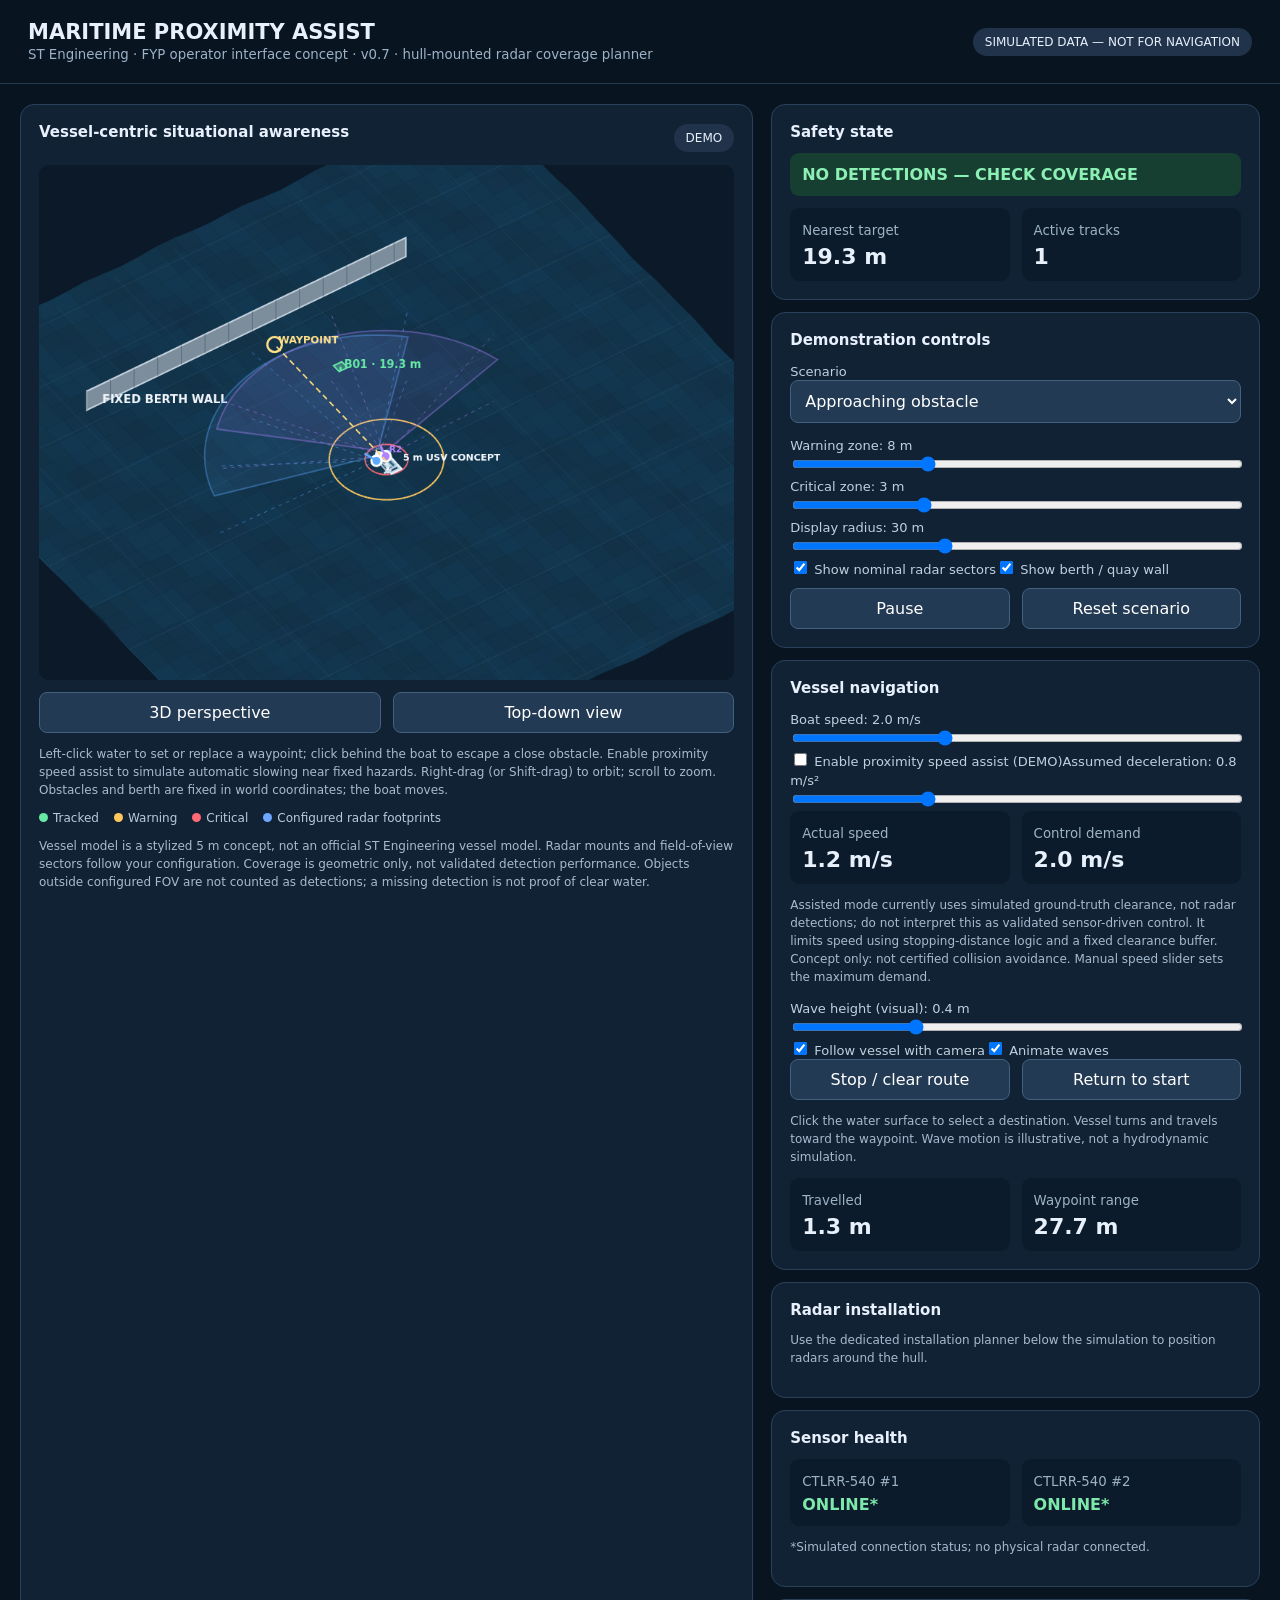
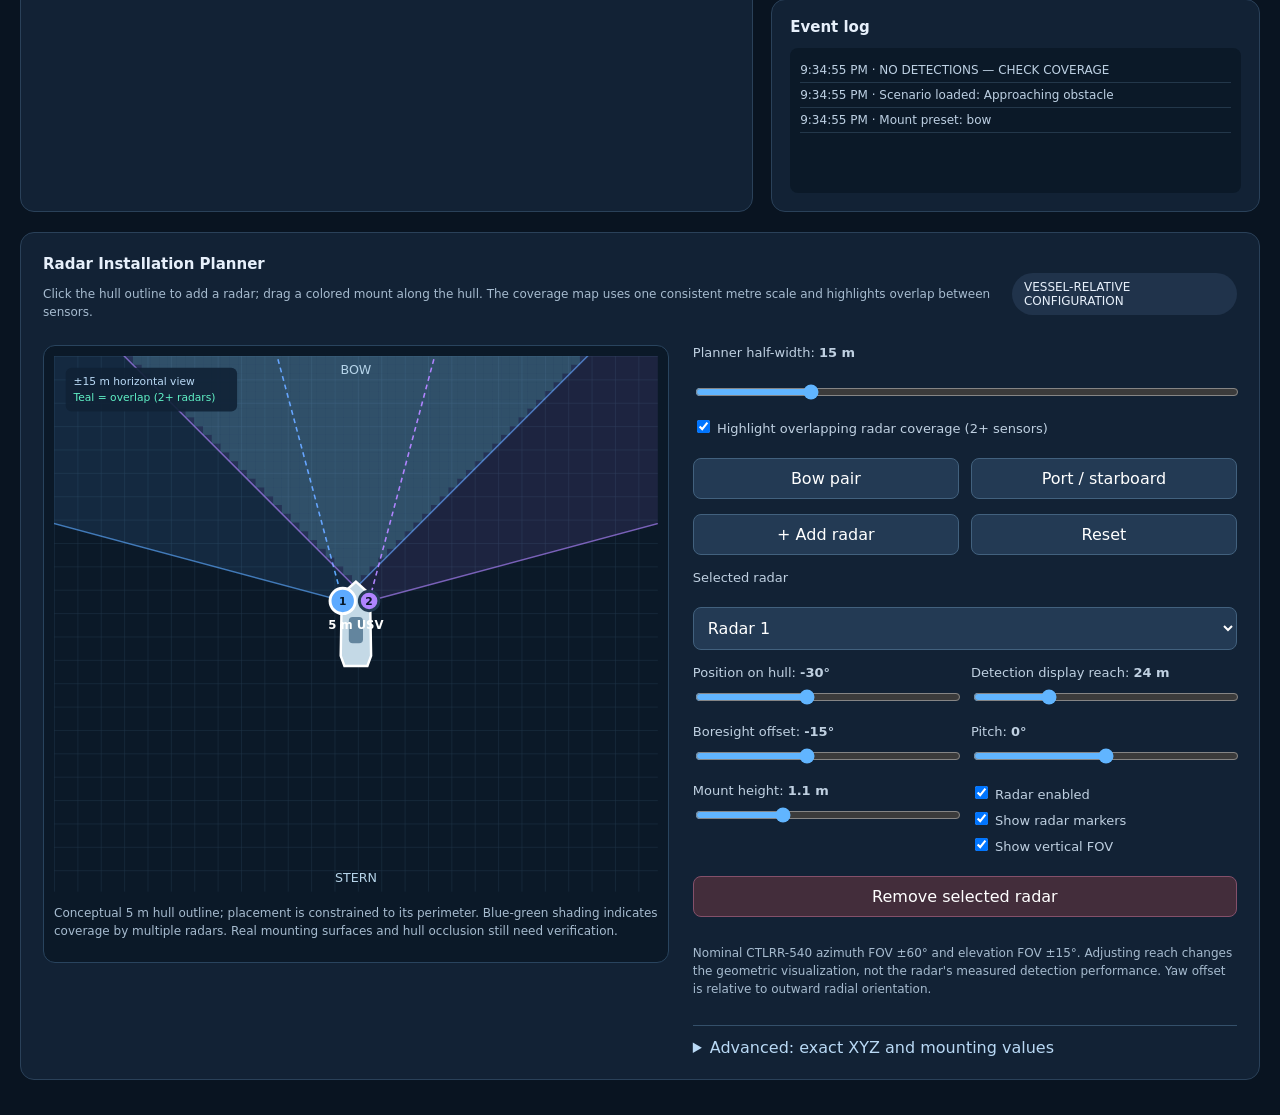
<file: simulations/maritime_proximity_ui_3d_v07.html>
<!doctype html><html lang="en"><head><meta charset="utf-8"><meta name="viewport" content="width=device-width,initial-scale=1"><title>Maritime Proximity Assist — Concept Demo</title><style>
:root{font-family:Inter,system-ui,Arial,sans-serif;color:#e7f0fb;background:#091421}*{box-sizing:border-box}body{margin:0}header{padding:20px 28px;border-bottom:1px solid #263a50;display:flex;justify-content:space-between;gap:16px;align-items:center}h1{font-size:21px;margin:0}h2{font-size:15px;margin:0 0 12px}p{color:#a9bdd0}small,.muted{color:#9db2c6}.pill{background:#20334b;border-radius:30px;padding:7px 12px;font-size:12px}.layout{display:grid;grid-template-columns:minmax(340px,1.5fr) minmax(310px,1fr);gap:18px;padding:20px;max-width:1450px;margin:auto}.panel{background:#122235;border:1px solid #2a4159;border-radius:14px;padding:18px}.radar{width:100%;aspect-ratio:1.35;touch-action:none;cursor:grab;display:block;background:#0b1928;border-radius:10px}.controls{display:grid;gap:12px}label{font-size:13px;color:#bfd0e1}select,input[type=range],button{width:100%}select,button{background:#233a54;color:white;border:1px solid #42617e;border-radius:8px;padding:10px;font:inherit}button{cursor:pointer}button:hover{background:#30506e}.two{display:grid;grid-template-columns:1fr 1fr;gap:12px}.stat{background:#0c1b2b;border-radius:9px;padding:12px}.stat b{display:block;font-size:22px;margin-top:5px}.status{font-weight:700;padding:12px;border-radius:9px;background:#163f32;color:#8cf0b4}.status.warning{background:#4c3815;color:#ffd782}.status.critical{background:#59252b;color:#ffb3b8}.status.fault{background:#51331b;color:#ffd099}.log{height:145px;overflow:auto;background:#0b1928;border-radius:8px;padding:10px;font-size:12px;color:#bdd0e3}.log div{padding:5px 0;border-bottom:1px solid #23374a}.legend{display:flex;gap:15px;flex-wrap:wrap;font-size:12px;color:#b7cbdf;margin-top:10px}.dot{display:inline-block;width:9px;height:9px;border-radius:50%;margin-right:5px}.note{font-size:12px;line-height:1.5;color:#a6bbcf}.topline{display:flex;justify-content:space-between;gap:10px;align-items:center;margin-bottom:12px}@media(max-width:850px){.layout{grid-template-columns:1fr}header{flex-wrap:wrap}.radar{aspect-ratio:1.15}}
.mountCard{border:1px solid #34506a;border-radius:10px;padding:12px;margin:12px 0;background:#0c1b2b}.mountHead{display:flex;justify-content:space-between;align-items:center;gap:8px;margin-bottom:9px}.mountHead strong{font-size:13px}.mountGrid{display:grid;grid-template-columns:repeat(2,minmax(0,1fr));gap:9px}.mountGrid label{font-size:11px;display:block}.mountGrid input{width:100%;margin-top:4px;padding:7px;border-radius:6px;background:#1b3046;border:1px solid #3c5874;color:white}.mountCard button{width:auto;padding:5px 9px;font-size:11px}.mountCard .inline{display:flex;align-items:center;gap:7px}.mountCard input[type=checkbox]{width:auto}.readout{color:#91d4fa;font-size:11px;margin-top:8px}@media(max-width:500px){.mountGrid{grid-template-columns:1fr}} 
.installation-wrap{max-width:1450px;margin:0 auto 35px;padding:0 20px}.installation-panel{padding:22px}.planner-layout{display:grid;grid-template-columns:minmax(340px,1.15fr) minmax(300px,1fr);gap:24px;align-items:start}.planner-map{background:#0b1928;border:1px solid #29445e;border-radius:12px;padding:10px}.planner-map svg{display:block;width:100%;max-height:590px;touch-action:none;user-select:none}.planner-tools{display:grid;gap:15px}.planner-tools label{display:block;margin-bottom:7px}.planner-tools input[type=range]{accent-color:#61b5ff}.planner-tools details{border-top:1px solid #34506a;padding-top:12px}.planner-tools summary{cursor:pointer;color:#b9d9f5}.planner-tools #removeRadar{background:#432d3b;border-color:#84506a}.planner-tools .two>div{min-width:0}.planner-tools input[type=checkbox]{width:auto}.planner-map .sensor-node{cursor:grab}.planner-map .sensor-node:active{cursor:grabbing}@media(max-width:850px){.planner-layout{grid-template-columns:1fr}.installation-wrap{padding:0 20px}}@media(max-width:500px){.planner-tools .two{grid-template-columns:1fr}}
</style></head><body><header><div><h1>MARITIME PROXIMITY ASSIST</h1><small>ST Engineering · FYP operator interface concept · v0.7 · hull-mounted radar coverage planner</small></div><span class="pill">SIMULATED DATA — NOT FOR NAVIGATION</span></header><main class="layout"><section class="panel"><div class="topline"><h2>Vessel-centric situational awareness</h2><span class="pill" id="clock">DEMO</span></div><canvas id="radar" class="radar" width="960" height="690" aria-label="Interactive 3D maritime scene with moving vessel and fixed obstacles"></canvas><div class="two" style="margin-top:12px"><button id="view3d">3D perspective</button><button id="viewtop">Top-down view</button></div><p class="note">Left-click water to set or replace a waypoint; click behind the boat to escape a close obstacle. Enable proximity speed assist to simulate automatic slowing near fixed hazards. Right-drag (or Shift-drag) to orbit; scroll to zoom. Obstacles and berth are fixed in world coordinates; the boat moves.</p><div class="legend"><span><i class="dot" style="background:#67e8a5"></i>Tracked</span><span><i class="dot" style="background:#ffc75e"></i>Warning</span><span><i class="dot" style="background:#ff6875"></i>Critical</span><span><i class="dot" style="background:#6ea7ff"></i>Configured radar footprints</span></div><p class="note">Vessel model is a stylized 5 m concept, not an official ST Engineering vessel model. Radar mounts and field-of-view sectors follow your configuration. Coverage is geometric only, not validated detection performance. Objects outside configured FOV are not counted as detections; a missing detection is not proof of clear water.</p></section><aside class="controls"><section class="panel"><h2>Safety state</h2><div id="status" class="status">NO DETECTIONS — CHECK COVERAGE</div><div class="two" style="margin-top:12px"><div class="stat"><small>Nearest target</small><b id="nearest">—</b></div><div class="stat"><small>Active tracks</small><b id="count">0</b></div></div></section><section class="panel"><h2>Demonstration controls</h2><label for="scenario">Scenario</label><select id="scenario"><option value="approach">Approaching obstacle</option><option value="clear">Clear water</option><option value="multiple">Multiple obstacles</option><option value="clutter">Transient spray-like clutter</option><option value="fault">Radar 2 communication loss</option><option value="berthing">Approaching berth wall</option></select><div style="height:12px"></div><label for="warning">Warning zone: <span id="warningVal">8</span> m</label><input id="warning" type="range" min="3" max="20" value="8"><label for="critical">Critical zone: <span id="criticalVal">3</span> m</label><input id="critical" type="range" min="1" max="8" value="3"><label for="display">Display radius: <span id="displayVal">30</span> m</label><input id="display" type="range" min="15" max="60" step="5" value="30"><label><input id="sectors" type="checkbox" checked> Show nominal radar sectors</label><label><input id="berth" type="checkbox" checked> Show berth / quay wall</label><div class="two" style="margin-top:10px"><button id="pause">Pause</button><button id="reset">Reset scenario</button></div></section><section class="panel"><h2>Vessel navigation</h2><label for="speed">Boat speed: <span id="speedVal">2.0</span> m/s</label><input id="speed" type="range" min="0" max="6" step="0.2" value="2"><label><input id="assist" type="checkbox"> Enable proximity speed assist (DEMO)</label><label for="decel">Assumed deceleration: <span id="decelVal">0.8</span> m/s²</label><input id="decel" type="range" min="0.3" max="2" step="0.1" value="0.8"><div class="two"><div class="stat"><small>Actual speed</small><b id="actualSpeed">0.0 m/s</b></div><div class="stat"><small>Control demand</small><b id="demandSpeed">2.0 m/s</b></div></div><p class="note">Assisted mode currently uses simulated ground-truth clearance, not radar detections; do not interpret this as validated sensor-driven control. It limits speed using stopping-distance logic and a fixed clearance buffer. Concept only: not certified collision avoidance. Manual speed slider sets the maximum demand.</p><label for="wave">Wave height (visual): <span id="waveVal">0.4</span> m</label><input id="wave" type="range" min="0" max="1.5" step="0.1" value="0.4"><label><input id="follow" type="checkbox" checked> Follow vessel with camera</label><label><input id="showwaves" type="checkbox" checked> Animate waves</label><div class="two"><button id="stop">Stop / clear route</button><button id="home">Return to start</button></div><p class="note">Click the water surface to select a destination. Vessel turns and travels toward the waypoint. Wave motion is illustrative, not a hydrodynamic simulation.</p><div class="two"><div class="stat"><small>Travelled</small><b id="travelled">0 m</b></div><div class="stat"><small>Waypoint range</small><b id="waypointRange">—</b></div></div></section><section class="panel"><h2>Radar installation</h2><p class="note">Use the dedicated installation planner below the simulation to position radars around the hull.</p></section><section class="panel"><h2>Sensor health</h2><div class="two"><div class="stat"><small>CTLRR-540 #1</small><b id="s1" style="font-size:16px;color:#7ce9aa">ONLINE*</b></div><div class="stat"><small>CTLRR-540 #2</small><b id="s2" style="font-size:16px;color:#7ce9aa">ONLINE*</b></div></div><p class="note">*Simulated connection status; no physical radar connected.</p></section><section class="panel"><h2>Event log</h2><div id="log" class="log" aria-live="polite"></div></section></aside></main><div class="installation-wrap"><section class="panel installation-panel" id="installationPlanner">
<div class="topline"><div><h2>Radar Installation Planner</h2><p class="note">Click the hull outline to add a radar; drag a colored mount along the hull. The coverage map uses one consistent metre scale and highlights overlap between sensors.</p></div><span class="pill">VESSEL-RELATIVE CONFIGURATION</span></div>
<div class="planner-layout">
<div class="planner-map"><svg id="mountMap" viewBox="0 0 620 550" role="img" aria-label="Top-down hull-mounted radar coverage and overlap"></svg><p class="note">Conceptual 5 m hull outline; placement is constrained to its perimeter. Blue-green shading indicates coverage by multiple radars. Real mounting surfaces and hull occlusion still need verification.</p></div>
<div class="planner-tools">
<label for="plannerExtent">Planner half-width: <b id="plannerExtentVal">15 m</b></label><input id="plannerExtent" type="range" min="6" max="50" step="1" value="15"><label><input id="showOverlap" type="checkbox" checked> Highlight overlapping radar coverage (2+ sensors)</label><div class="two"><button id="presetBow">Bow pair</button><button id="presetSides">Port / starboard</button></div>
<div class="two"><button id="addRadar">+ Add radar</button><button id="resetMounts">Reset</button></div>
<label for="mountSelected">Selected radar</label><select id="mountSelected"></select>
<div class="two"><div><label for="mountAngle">Position on hull: <b id="mountAngleVal">0°</b></label><input id="mountAngle" type="range" min="-180" max="180" step="1" value="0"></div><div><label for="mountReach">Detection display reach: <b id="mountReachVal">24 m</b></label><input id="mountReach" type="range" min="3" max="80" step="1" value="24"></div></div>
<div class="two"><div><label for="mountYaw">Boresight offset: <b id="mountYawVal">0°</b></label><input id="mountYaw" type="range" min="-90" max="90" step="1" value="0"></div><div><label for="mountPitch">Pitch: <b id="mountPitchVal">0°</b></label><input id="mountPitch" type="range" min="-45" max="45" step="1" value="0"></div></div>
<div class="two"><div><label for="mountHeight">Mount height: <b id="mountHeightVal">1.1 m</b></label><input id="mountHeight" type="range" min="0.2" max="3" step="0.1" value="1.1"></div><div><label><input id="mountEnabled" type="checkbox" checked> Radar enabled</label><label><input id="showMounts" type="checkbox" checked> Show radar markers</label><label><input id="showVertical" type="checkbox" checked> Show vertical FOV</label></div></div>
<button id="removeRadar">Remove selected radar</button>
<p class="note">Nominal CTLRR-540 azimuth FOV ±60° and elevation FOV ±15°. Adjusting reach changes the geometric visualization, not the radar's measured detection performance. Yaw offset is relative to outward radial orientation.</p>
<details><summary>Advanced: exact XYZ and mounting values</summary><div id="radarEditor"></div></details>
</div></div></section></div><script>
const c=document.getElementById('radar'),ctx=c.getContext('2d');const $=id=>document.getElementById(id);let tracks=[],running=true,last=0,lastState='',scenario='approach';let warning=8,critical=3,display=30;const colors={safe:'#67e8a5',warning:'#ffc75e',critical:'#ff6875'};
function log(msg){const line=document.createElement('div');line.textContent=new Date().toLocaleTimeString()+' · '+msg;$('log').prepend(line);while($('log').children.length>35)$('log').lastChild.remove()}
let cameraYaw=.60,cameraElev=.82,zoom=1,drag=false,px=0,py=0,downX=0,downY=0,orbit=false;
let boat={x:0,y:-18,heading:0,travel:0},waypoint=null, speed=2,actualSpeed=0,waveHeight=.4,simTime=0;
let wall={y:18,minX:-27,maxX:27}, waterObjects=[];
const fovAz=120*Math.PI/180, fovEl=30*Math.PI/180;
let sensors=[{id:1,name:'Radar 1',x:-.68,y:1.25,z:1.05,yaw:-25,pitch:0,reach:24,enabled:true},{id:2,name:'Radar 2',x:.68,y:1.25,z:1.05,yaw:25,pitch:0,reach:24,enabled:true}];
let nextSensorId=3;
const radarColors=['#5daaff','#b084ff','#34d4c0','#ffb35d','#ff7d9d','#b6e071'];
function mountPoint(sensor){let h=boat.heading;return {x:boat.x+sensor.x*Math.cos(h)-sensor.y*Math.sin(h),y:boat.y+sensor.x*Math.sin(h)+sensor.y*Math.cos(h),z:sensor.z+waveZ(boat.x,boat.y)*.22}}
function sensorYaw(s){return boat.heading+s.yaw*Math.PI/180}
function inCoverage(s,x,y,z){if(!s.enabled || (scenario==='fault'&&s.id===2))return false;let m=mountPoint(s),dx=x-m.x,dy=y-m.y,d=Math.hypot(dx,dy),dist=Math.hypot(d,z-m.z);if(dist>s.reach||dist<.2)return false;let a=Math.atan2(-dx,dy),delta=Math.atan2(Math.sin(a-sensorYaw(s)),Math.cos(a-sensorYaw(s)));let elev=Math.atan2(z-m.z,d);return Math.abs(delta)<=fovAz/2 && Math.abs(elev-s.pitch*Math.PI/180)<=fovEl/2}
function seenObject(t){return sensors.some(s=>inCoverage(s,t.x,t.y,Math.max(.25,t.z*.5)))}
function wallVisible(){if(!$('berth').checked)return false;for(let x=wall.minX;x<=wall.maxX;x+=1.5)if(sensors.some(s=>inCoverage(s,x,wall.y,1.3)))return true;return false}
const HULL=[[-.0,2.5],[.66,1.9],[.85,1.05],[.9,-1.9],[.68,-2.5],[-.68,-2.5],[-.9,-1.9],[-.85,1.05],[-.66,1.9]];let plannerExtent=15;let selectedRadarId=1,dragMountId=null;
function mountAngle(s){return Math.atan2(s.x,s.y)*180/Math.PI}
function hullAtAngle(deg){let a=deg*Math.PI/180,dx=Math.sin(a),dy=Math.cos(a),best=Infinity;for(let i=0;i<HULL.length;i++){let p=HULL[i],q=HULL[(i+1)%HULL.length],ex=q[0]-p[0],ey=q[1]-p[1],cross=dx*ey-dy*ex;if(Math.abs(cross)<1e-9)continue;let t=(p[0]*ey-p[1]*ex)/cross,u=(p[0]*dy-p[1]*dx)/cross;if(t>=0&&u>=-1e-6&&u<=1+1e-6)best=Math.min(best,t)}return Number.isFinite(best)?{x:dx*best,y:dy*best}:{x:0,y:2.5}}
function positionRadar(s,deg){let pt=hullAtAngle(deg);s.x=pt.x;s.y=pt.y;s.yaw=-deg+(s.offset||0)}
function selectedSensor(){return sensors.find(s=>s.id===selectedRadarId)||sensors[0]}
function selectRadar(id){selectedRadarId=id;refreshPlanner()}
function sensorEditor(){let host=$('radarEditor');host.innerHTML='';sensors.forEach((s,i)=>{let card=document.createElement('div');card.className='mountCard';let color=radarColors[i%radarColors.length];card.innerHTML=`<div class="mountHead"><strong style="color:${color}">${s.name}</strong></div><div class="mountGrid">${[['x','X / starboard (m)',-2.5,2.5,.05],['y','Y / bow (m)',-2.5,2.5,.05],['z','Height Z (m)',.2,3,.05],['yaw','Yaw (°)',-360,360,5],['pitch','Pitch (°)',-45,45,5],['reach','Display reach (m)',3,80,1]].map(([k,label,min,max,step])=>`<label>${label}<input type="number" data-key="${k}" min="${min}" max="${max}" step="${step}" value="${s[k].toFixed(2)}"></label>`).join('')}</div>`;card.querySelectorAll('[data-key]').forEach(el=>el.addEventListener('change',()=>{let k=el.dataset.key;s[k]=Math.max(Number(el.min),Math.min(Number(el.max),Number(el.value)||0));s.offset=s.yaw+mountAngle(s);refreshPlanner()}));host.appendChild(card)})}
function setMounts(mode){if(mode==='bow')sensors=[{id:1,name:'Radar 1',z:1.1,pitch:0,reach:24,enabled:true,offset:-15},{id:2,name:'Radar 2',z:1.1,pitch:0,reach:24,enabled:true,offset:15}];else sensors=[{id:1,name:'Radar 1',z:1.1,pitch:0,reach:24,enabled:true,offset:0},{id:2,name:'Radar 2',z:1.1,pitch:0,reach:24,enabled:true,offset:0}];positionRadar(sensors[0],mode==='bow'?-30:-90);positionRadar(sensors[1],mode==='bow'?30:90);nextSensorId=3;selectedRadarId=1;refreshPlanner();log('Mount preset: '+mode)}
function drawPlanner(){const svg=$('mountMap');if(!svg)return;const cx=310,cy=275,k=260/plannerExtent;const mapX=x=>cx+x*k,mapY=y=>cy-y*k;let markup=`<defs><pattern id="gridMount" width="24" height="24" patternUnits="userSpaceOnUse"><path d="M24 0H0V24" fill="none" stroke="#1e3348" stroke-width="1"/></pattern><clipPath id="plannerClip"><rect width="620" height="550"/></clipPath></defs><rect width="620" height="550" fill="url(#gridMount)"/><g clip-path="url(#plannerClip)">`;
// Shade cells visible to two or more sensors. Same horizontal geometry as the main simulation.
if($('showOverlap')?.checked){const step=9;for(let yy=0;yy<550;yy+=step)for(let xx=0;xx<620;xx+=step){let wx=(xx+step/2-cx)/k,wy=(cy-yy-step/2)/k,n=0;for(const s of sensors){if(!s.enabled)continue;let dx=wx-s.x,dy=wy-s.y,d=Math.hypot(dx,dy);if(d<.2||d>s.reach)continue;let a=Math.atan2(-dx,dy),diff=Math.atan2(Math.sin(a-s.yaw*Math.PI/180),Math.cos(a-s.yaw*Math.PI/180));if(Math.abs(diff)<=Math.PI/3)n++}if(n>=2)markup+=`<rect x="${xx}" y="${yy}" width="${step}" height="${step}" fill="#5ff0c5" fill-opacity="${Math.min(.5,.17+(n-2)*.1)}"/>`}}
for(let i=0;i<sensors.length;i++){let s=sensors[i],x=mapX(s.x),y=mapY(s.y),dir=s.yaw*Math.PI/180,r=s.reach*k,col=radarColors[i%radarColors.length];let arc=[];for(let j=0;j<=40;j++){let t=dir-Math.PI/3+j*(2*Math.PI/3)/40;arc.push(`${x-r*Math.sin(t)},${y-r*Math.cos(t)}`)}markup+=`<polygon points="${x},${y} ${arc.join(' ')}" fill="${col}" fill-opacity="${s.enabled?.11:0}" stroke="${col}" stroke-opacity="${s.enabled?.65:.15}" stroke-width="1.5"/><line x1="${x}" y1="${y}" x2="${x-Math.min(r,270)*Math.sin(dir)}" y2="${y-Math.min(r,270)*Math.cos(dir)}" stroke="${col}" stroke-width="1.6" stroke-dasharray="5 4"/>`}
markup+='</g>';let hull=HULL.map(([x,y])=>`${mapX(x)},${mapY(y)}`).join(' ');markup+=`<polygon points="${hull}" fill="#c4d9e6" stroke="#ffffff" stroke-width="2.5"/><rect x="${mapX(-.42)}" y="${mapY(.4)}" width="${.84*k}" height="${1.55*k}" rx="4" fill="#63859e"/><text x="${cx}" y="${cy+5}" text-anchor="middle" fill="#ffffff" font-size="12" font-weight="700">5 m USV</text><text x="${cx}" y="18" text-anchor="middle" fill="#b6d4e9" font-size="13">BOW</text><text x="${cx}" y="540" text-anchor="middle" fill="#b6d4e9" font-size="13">STERN</text>`;
for(let i=0;i<sensors.length;i++){let s=sensors[i],x=mapX(s.x),y=mapY(s.y),col=radarColors[i%radarColors.length];markup+=`<g class="sensor-node" data-radar="${s.id}"><circle cx="${x}" cy="${y}" r="${selectedRadarId===s.id?13:10}" fill="${col}" stroke="${selectedRadarId===s.id?'#fff':'#233b53'}" stroke-width="3"/><text x="${x}" y="${y+4}" text-anchor="middle" fill="#071726" font-size="11" font-weight="800" pointer-events="none">${s.id}</text></g>`}
markup+=`<rect x="12" y="12" width="176" height="45" rx="6" fill="#102236" fill-opacity=".9"/><text x="20" y="30" fill="#b9d9f5" font-size="11">±${plannerExtent} m horizontal view</text><text x="20" y="46" fill="#5ff0c5" font-size="11">Teal = overlap (2+ radars)</text>`;svg.innerHTML=markup}
function refreshPlanner(){if(!sensors.length){$('mountSelected').innerHTML='';drawPlanner();sensorEditor();return}if(!sensors.some(s=>s.id===selectedRadarId))selectedRadarId=sensors[0].id;let s=selectedSensor();$('mountSelected').innerHTML=sensors.map(r=>`<option value="${r.id}">${r.name}</option>`).join('');$('mountSelected').value=s.id;let ang=mountAngle(s);$('mountAngle').value=Math.round(ang);$('mountAngleVal').textContent=Math.round(ang)+'°';$('mountReach').value=s.reach;$('mountReachVal').textContent=s.reach+' m';$('mountYaw').value=Math.max(-90,Math.min(90,s.offset||0));$('mountYawVal').textContent=Math.round(s.offset||0)+'°';$('mountPitch').value=s.pitch;$('mountPitchVal').textContent=s.pitch+'°';$('mountHeight').value=s.z;$('mountHeightVal').textContent=s.z.toFixed(1)+' m';$('mountEnabled').checked=s.enabled;drawPlanner();sensorEditor()}
function angleFromPointer(e){let svg=$('mountMap'),pt=svg.createSVGPoint();pt.x=e.clientX;pt.y=e.clientY;let m=svg.getScreenCTM();if(!m)return 0;let p=pt.matrixTransform(m.inverse());return Math.atan2(p.x-310,275-p.y)*180/Math.PI}
function initPlanner(){let svg=$('mountMap');svg.addEventListener('pointerdown',e=>{let g=e.target.closest('[data-radar]');if(g){dragMountId=Number(g.dataset.radar);selectedRadarId=dragMountId;svg.setPointerCapture(e.pointerId);refreshPlanner()}else{let id=nextSensorId++;let s={id,name:'Radar '+id,z:1.1,pitch:0,reach:24,enabled:true,offset:0};positionRadar(s,angleFromPointer(e));sensors.push(s);selectedRadarId=id;refreshPlanner();log('Added '+s.name+' on mounting rail')}});svg.addEventListener('pointermove',e=>{if(dragMountId===null)return;let s=sensors.find(x=>x.id===dragMountId);if(s){positionRadar(s,angleFromPointer(e));refreshPlanner()}});svg.addEventListener('pointerup',()=>{dragMountId=null});svg.addEventListener('pointercancel',()=>{dragMountId=null});$('mountSelected').onchange=e=>selectRadar(Number(e.target.value));$('mountAngle').oninput=e=>{let s=selectedSensor();if(!s)return;positionRadar(s,Number(e.target.value));refreshPlanner()};$('mountReach').oninput=e=>{let s=selectedSensor();if(!s)return;s.reach=Number(e.target.value);refreshPlanner()};$('mountYaw').oninput=e=>{let s=selectedSensor();if(!s)return;s.offset=Number(e.target.value);positionRadar(s,mountAngle(s));refreshPlanner()};$('mountPitch').oninput=e=>{let s=selectedSensor();if(!s)return;s.pitch=Number(e.target.value);refreshPlanner()};$('mountHeight').oninput=e=>{let s=selectedSensor();if(!s)return;s.z=Number(e.target.value);refreshPlanner()};$('mountEnabled').onchange=e=>{let s=selectedSensor();if(s){s.enabled=e.target.checked;refreshPlanner()}};$('plannerExtent').oninput=e=>{plannerExtent=Number(e.target.value);$('plannerExtentVal').textContent=plannerExtent+' m';drawPlanner()};$('showOverlap').onchange=drawPlanner;$('removeRadar').onclick=()=>{sensors=sensors.filter(s=>s.id!==selectedRadarId);refreshPlanner()}}

function setup(){scenario=$('scenario').value;boat={x:0,y:-18,heading:0,travel:0};actualSpeed=0;waypoint=null;lastState='';
 waterObjects=scenario==='clear'?[]:scenario==='multiple'?[{id:'B01',x:-9,y:1,z:.7},{id:'B02',x:10,y:6,z:.5},{id:'B03',x:15,y:-12,z:1}]:scenario==='berthing'?[{id:'B01',x:8,y:12,z:.7}]:[{id:'B01',x:5,y:2,z:.7}];
 if(scenario==='approach'||scenario==='clutter'||scenario==='fault')waypoint={x:0,y:11};
 if(scenario==='berthing')waypoint={x:0,y:13};
 log('Scenario loaded: '+$('scenario').selectedOptions[0].text);}
function center(){return $('follow').checked?boat:{x:0,y:0}}
function project(x,y,z){let o=center(),dx=x-o.x,dy=y-o.y,a=cameraYaw,xx=dx*Math.cos(a)-dy*Math.sin(a),yy=dx*Math.sin(a)+dy*Math.cos(a);let u=xx,v=yy*Math.cos(cameraElev)-z*Math.sin(cameraElev);let k=zoom*Math.min(c.width,c.height)*.43/display;return {x:c.width*.5+u*k,y:c.height*.57-v*k}}
function unproject(sx,sy){let k=zoom*Math.min(c.width,c.height)*.43/display;let u=(sx-c.width*.5)/k,v=(c.height*.57-sy)/k;let yy=v/Math.max(.015,Math.cos(cameraElev)),a=cameraYaw,o=center();return {x:o.x+u*Math.cos(a)+yy*Math.sin(a),y:o.y-u*Math.sin(a)+yy*Math.cos(a)}}
function line3(a,b,color,width=1,dash=[]){let p=project(...a),q=project(...b);ctx.strokeStyle=color;ctx.lineWidth=width;ctx.setLineDash(dash);ctx.beginPath();ctx.moveTo(p.x,p.y);ctx.lineTo(q.x,q.y);ctx.stroke();ctx.setLineDash([])}
function poly3(pts,fill,stroke){ctx.beginPath();pts.forEach((a,i)=>{let p=project(...a);if(i===0)ctx.moveTo(p.x,p.y);else ctx.lineTo(p.x,p.y)});ctx.closePath();ctx.fillStyle=fill;ctx.fill();if(stroke){ctx.strokeStyle=stroke;ctx.lineWidth=2;ctx.stroke()}}
function text3(t,p,color='#a9bdd0',font='13px system-ui'){let v=project(...p);ctx.fillStyle=color;ctx.font=font;ctx.fillText(t,v.x+5,v.y-7)}
function waveZ(x,y){return $('showwaves').checked?waveHeight*(.55*Math.sin(x*.48+y*.25-simTime*1.7)+.3*Math.sin(-x*.2+y*.62-simTime*2.3)):0}
function clearanceAhead(){
  // Simplified conservative range to fixed objects and quay; vessel half-length is 2.5 m.
  let heading={x:-Math.sin(boat.heading),y:Math.cos(boat.heading)};
  let best=Infinity;
  for(const t of waterObjects){let dx=t.x-boat.x,dy=t.y-boat.y;let along=dx*heading.x+dy*heading.y,side=Math.abs(dx*heading.y-dy*heading.x);
    if(along>=-1&&side<3.2)best=Math.min(best,Math.max(0,along-2.5-0.8));
  }
  if($('berth').checked&&heading.y>.05&&boat.x>=wall.minX-2&&boat.x<=wall.maxX+2){
    let dist=(wall.y-boat.y-2.5)/heading.y;
    if(dist>=0)best=Math.min(best,dist);
  }
  return best;
}
function update(dt){
  simTime+=dt;
  const a=+$('decel').value,gap=1.5,latency=.45;
  let limit=speed;
  let headingTarget=boat.heading;
  if(waypoint){let dx=waypoint.x-boat.x,dy=waypoint.y-boat.y;headingTarget=Math.atan2(-dx,dy);let diff=Math.atan2(Math.sin(headingTarget-boat.heading),Math.cos(headingTarget-boat.heading));
    // Turn-in-place at low speed is a simplified navigation abstraction, not a real boat maneuver.
    boat.heading+=Math.max(-dt*.85,Math.min(dt*.85,diff));
  }
  if($('assist').checked){
    const clearance=clearanceAhead();
    const available=Math.max(0,clearance-gap);
    const safe=Math.max(0,-a*latency+Math.sqrt((a*latency)**2+2*a*available));
    limit=Math.min(speed,safe);
  }
  let delta=limit-actualSpeed;actualSpeed+=Math.max(-a*dt,Math.min(.6*dt,delta));actualSpeed=Math.max(0,actualSpeed);
  if(waypoint){let dx=waypoint.x-boat.x,dy=waypoint.y-boat.y,d=Math.hypot(dx,dy);
    if(d<.4){waypoint=null;actualSpeed=0;log('Waypoint reached')}
    else if(actualSpeed>0){let step=Math.min(d,actualSpeed*dt),nx=boat.x-Math.sin(boat.heading)*step,ny=boat.y+Math.cos(boat.heading)*step;
      // Keep the quay impermeable without deleting the waypoint. A new waypoint away from the wall recovers.
      let hitsWall=$('berth').checked&&ny>wall.y-2.8&&nx>=wall.minX-2&&nx<=wall.maxX+2;
      if(hitsWall){actualSpeed=0;boat.y=Math.min(boat.y,wall.y-2.8)}else{boat.x=nx;boat.y=ny;boat.travel+=step}
    }
  }else{actualSpeed=Math.max(0,actualSpeed-a*dt)}
  $('actualSpeed').textContent=actualSpeed.toFixed(1)+' m/s';$('demandSpeed').textContent=limit.toFixed(1)+' m/s';
}
function draw(ts){let dt=Math.min((ts-last)/1000||0,.07);last=ts;if(running)update(dt);ctx.fillStyle='#0b1928';ctx.fillRect(0,0,c.width,c.height);
let o=center(),r=display*1.7,step=3;
// water grid with propagating wave height, rendered as a mesh
for(let y=Math.floor((o.y-r)/step)*step;y<o.y+r;y+=step){for(let x=Math.floor((o.x-r)/step)*step;x<o.x+r;x+=step){let z1=waveZ(x,y),z2=waveZ(x+step,y),z3=waveZ(x+step,y+step),z4=waveZ(x,y+step);let shade=Math.max(0,Math.min(1,(z1+z2+z3+z4)/(Math.max(.1,waveHeight)*8)+.5));poly3([[x,y,z1],[x+step,y,z2],[x+step,y+step,z3],[x,y+step,z4]],`rgba(24,${Math.round(63+shade*22)},${Math.round(87+shade*30)},.58)`,null)}}
for(let k=-r;k<=r;k+=10){line3([o.x+k,o.y-r,0],[o.x+k,o.y+r,0],'rgba(75,126,154,.20)');line3([o.x-r,o.y+k,0],[o.x+r,o.y+k,0],'rgba(75,126,154,.20)')}
// berth is fixed in world coordinates
if($('berth').checked){poly3([[wall.minX,wall.y,0],[wall.maxX,wall.y,0],[wall.maxX,wall.y,3.5],[wall.minX,wall.y,3.5]],'#7c8d9c','#c5d4df');for(let x=wall.minX;x<=wall.maxX;x+=4)line3([x,wall.y,0],[x,wall.y,3.5],'#526779');text3('FIXED BERTH WALL',[wall.minX+2,wall.y,4.2],'#f0f4fa','bold 16px system-ui')}
// relative warning circles follow boat
for(const [radius,col] of [[warning,'#ffc75e'],[critical,'#ff6875']])for(let i=0;i<90;i++){let a=i*Math.PI*2/90,b=(i+1)*Math.PI*2/90;line3([boat.x+radius*Math.cos(a),boat.y+radius*Math.sin(a),.18],[boat.x+radius*Math.cos(b),boat.y+radius*Math.sin(b),.18],col,2,[6,5])}
if($('sectors').checked){sensors.forEach((s,i)=>{if(!s.enabled||(scenario==='fault'&&s.id===2))return;let m=mountPoint(s),a=sensorYaw(s),r=s.reach,col=radarColors[i%radarColors.length];let points=[[m.x,m.y,.12]];for(let j=0;j<=32;j++){let th=a-fovAz/2+j*fovAz/32;points.push([m.x-r*Math.sin(th),m.y+r*Math.cos(th),.12])}poly3(points,col+'18',col+'65');if($('showVertical').checked){for(let off of [-fovAz/2,0,fovAz/2]){let az=a+off;for(let elev of [s.pitch-fovEl*180/(2*Math.PI),s.pitch+fovEl*180/(2*Math.PI)]){let e=elev*Math.PI/180,rr=r*Math.cos(e);line3([m.x,m.y,m.z],[m.x-rr*Math.sin(az),m.y+rr*Math.cos(az),m.z+r*Math.sin(e)],col+'88',1,[5,6])}}}})}
// fixed objects, with world coordinates
let nearest=Infinity,state='clear';for(let t of waterObjects){let d=Math.hypot(t.x-boat.x,t.y-boat.y),detected=seenObject(t);if(detected)nearest=Math.min(nearest,d);let severity=detected?(d<=critical?'critical':d<=warning?'warning':'safe'):'unseen';if(severity==='critical')state='critical';else if(severity==='warning'&&state!=='critical')state='warning';let col=detected?colors[severity]:'#71869b';let z=waveZ(t.x,t.y);poly3([[t.x-.7,t.y-.7,z],[t.x+.7,t.y-.7,z],[t.x+.7,t.y+.7,z],[t.x-.7,t.y+.7,z]],col+'55',col);line3([t.x,t.y,z],[t.x,t.y,z+t.z],col,3);text3(t.id+(detected?' · '+d.toFixed(1)+' m':' · OUTSIDE FOV'),[t.x,t.y,z+t.z+.5],col,'bold 15px system-ui')}
if($('berth').checked){let wallDist=wall.y-boat.y-2.5;if(wallVisible()&&boat.x>=wall.minX&&boat.x<=wall.maxX){nearest=Math.min(nearest,Math.max(0,wallDist));if(wallDist<=critical)state='critical';else if(wallDist<=warning&&state!=='critical')state='warning'}}
// Stylized 5-metre unmanned surface vessel, modeled from polygons (not an ST CAD model).
let h=boat.heading;
function local(x,y,z){return [boat.x+x*Math.cos(h)-y*Math.sin(h),boat.y+x*Math.sin(h)+y*Math.cos(h),z+waveZ(boat.x,boat.y)*.22]}
// Five-metre deep-V-inspired hull, 1.8 m beam, raised bow, aft deck and cabin.
const hull=[[-.88,-2.5],[.88,-2.5],[.96,.75],[.72,1.75],[0,2.5],[-.72,1.75],[-.96,.75]];
const hullTop=hull.map(([x,y])=>local(x,y,.52+(y>1.5?.15:0)));
const hullBottom=hull.map(([x,y])=>local(x*.68,y,.04));
for(let i=0;i<hull.length;i++){let j=(i+1)%hull.length;poly3([hullBottom[i],hullBottom[j],hullTop[j],hullTop[i]],'#20394f','#6388a4')}
poly3(hullTop,'#dce7ed','#f2f8ff');
// Foredeck with highlighted bow and central cabin with real vertical surfaces.
poly3([local(-.65,.75,.69),local(.65,.75,.69),local(0,2.35,.78)],'#b5cad7','#f3fbff');
poly3([local(-.66,-1.2,.58),local(.66,-1.2,.58),local(.64,.55,.58),local(-.64,.55,.58)],'#57718b','#d9e7f3');
poly3([local(-.58,-.9,1.38),local(.58,-.9,1.38),local(.54,.36,1.38),local(-.54,.36,1.38)],'#d7e5ed','#f6fbff');
poly3([local(-.66,-1.2,.58),local(.66,-1.2,.58),local(.58,-.9,1.38),local(-.58,-.9,1.38)],'#2d5876','#8fb9d4');
poly3([local(.66,-1.2,.58),local(.64,.55,.58),local(.54,.36,1.38),local(.58,-.9,1.38)],'#35627d','#a3c6d9');
poly3([local(-.64,.55,.58),local(-.66,-1.2,.58),local(-.58,-.9,1.38),local(-.54,.36,1.38)],'#294a66','#a3c6d9');
// Aft equipment and navigation mast. Radar mounts are drawn separately from configurable poses.
poly3([local(-.7,-2.12,.62),local(.7,-2.12,.62),local(.7,-1.55,.62),local(-.7,-1.55,.62)],'#233f57','#b7d5e5');
line3(local(0,-.3,1.38),local(0,-.3,2.6),'#f4f7fb',4);
line3(local(-.65,-.3,2.2),local(.65,-.3,2.2),'#cbdbe8',3);
if($('showMounts').checked){sensors.forEach((s,i)=>{let m=mountPoint(s),col=radarColors[i%radarColors.length],a=sensorYaw(s);line3([m.x,m.y,.6],[m.x,m.y,m.z],col,3);let p=project(m.x,m.y,m.z);ctx.beginPath();ctx.arc(p.x,p.y,7,0,Math.PI*2);ctx.fillStyle=s.enabled?col:'#5a6571';ctx.fill();ctx.strokeStyle='#ffffff';ctx.stroke();line3([m.x,m.y,m.z],[m.x-2.2*Math.sin(a),m.y+2.2*Math.cos(a),m.z+2.2*Math.sin(s.pitch*Math.PI/180)],col,3);text3('R'+s.id,[m.x,m.y,m.z+.3],col,'bold 12px system-ui')})}
text3('5 m USV CONCEPT',local(1.15,-1.5,.8),'#f4f8ff','bold 13px system-ui');
if(waypoint){line3([boat.x,boat.y,.5],[waypoint.x,waypoint.y,.2],'#ffdb7e',2,[8,5]);let p=project(waypoint.x,waypoint.y,.2);ctx.beginPath();ctx.arc(p.x,p.y,10,0,Math.PI*2);ctx.strokeStyle='#ffe08a';ctx.lineWidth=3;ctx.stroke();text3('WAYPOINT',[waypoint.x,waypoint.y,1],'#ffe08a','bold 14px system-ui')}
if(scenario==='clutter'&&running){for(let i=0;i<18;i++){let x=boat.x+Math.sin(simTime*1.4+i*19)*6,y=boat.y+7+Math.cos(simTime*1.7+i*11)*4,z=.2+Math.abs(Math.sin(simTime*2+i))*2;let p=project(x,y,z);ctx.fillStyle='rgba(247,195,80,.65)';ctx.fillRect(p.x,p.y,4,4)}}
let fault=scenario==='fault';if(fault)state='fault';let label={clear:'NO DETECTIONS — CHECK COVERAGE',warning:'WARNING — OBSTACLE NEARBY',critical:'CRITICAL — CLOSE OBSTACLE',fault:'DEGRADED — RADAR 2 OFFLINE'}[state];$('status').textContent=label;$('status').className='status '+(state==='clear'?'':state);$('nearest').textContent=isFinite(nearest)?nearest.toFixed(1)+' m':'—';$('count').textContent=waterObjects.filter(seenObject).length;$('s1').textContent=sensors.some(s=>s.id===1&&s.enabled)?'ONLINE*':'DISABLED*';$('s2').textContent=fault?'OFFLINE*':sensors.some(s=>s.id===2&&s.enabled)?'ONLINE*':'DISABLED*';$('s2').style.color=fault?'#ff9a9f':'#7ce9aa';$('travelled').textContent=boat.travel.toFixed(1)+' m';$('waypointRange').textContent=waypoint?Math.hypot(waypoint.x-boat.x,waypoint.y-boat.y).toFixed(1)+' m':'—';if(state!==lastState){log(label);lastState=state}requestAnimationFrame(draw)}
// Left click navigates; right/shift drag orbits
c.addEventListener('contextmenu',e=>e.preventDefault());c.addEventListener('pointerdown',e=>{drag=true;px=downX=e.clientX;py=downY=e.clientY;orbit=e.button===2||e.shiftKey;c.setPointerCapture(e.pointerId)});
c.addEventListener('pointerup',e=>{if(!drag)return;drag=false;if(!orbit&&Math.hypot(e.clientX-downX,e.clientY-downY)<8){let rect=c.getBoundingClientRect(),sx=(e.clientX-rect.left)*c.width/rect.width,sy=(e.clientY-rect.top)*c.height/rect.height;let w=unproject(sx,sy);if(Number.isFinite(w.x)&&Number.isFinite(w.y)){waypoint=w;log('Waypoint set: '+w.x.toFixed(1)+', '+w.y.toFixed(1)+' m')}}});
c.addEventListener('pointermove',e=>{if(!drag||!orbit)return;cameraYaw+=(e.clientX-px)*.008;cameraElev=Math.max(.12,Math.min(1.47,cameraElev+(e.clientY-py)*.006));px=e.clientX;py=e.clientY});
c.addEventListener('wheel',e=>{e.preventDefault();zoom=Math.max(.5,Math.min(3,zoom*(e.deltaY>0?.9:1.1)))},{passive:false});
$('view3d').onclick=()=>{cameraYaw=.6;cameraElev=.82;zoom=1};$('viewtop').onclick=()=>{cameraYaw=0;cameraElev=1.47;zoom=1};$('scenario').addEventListener('change',setup);$('reset').onclick=setup;
$('pause').onclick=()=>{running=!running;$('pause').textContent=running?'Pause':'Resume'};
$('decel').oninput=()=>{$('decelVal').textContent=(+$('decel').value).toFixed(1)};
$('assist').onchange=()=>log($('assist').checked?'Proximity speed assist enabled (simulated)':'Manual speed mode enabled');
$('speed').oninput=()=>{speed=+$('speed').value;$('speedVal').textContent=speed.toFixed(1)};
$('wave').oninput=()=>{waveHeight=+$('wave').value;$('waveVal').textContent=waveHeight.toFixed(1)};
$('stop').onclick=()=>{waypoint=null;speed=0;actualSpeed=0;$('speed').value=0;$('speedVal').textContent='0.0';log('Vessel stopped')};
$('home').onclick=()=>{boat={x:0,y:-18,heading:0,travel:0};actualSpeed=0;waypoint=null;log('Vessel returned to start')};
for(const id of ['warning','critical','display'])$(id).addEventListener('input',()=>{warning=+$('warning').value;critical=+$('critical').value;display=+$('display').value;if(critical>=warning){if(id==='critical'){warning=Math.min(20,critical+1);$('warning').value=warning}else{critical=Math.max(1,warning-1);$('critical').value=critical}}$('warningVal').textContent=warning;$('criticalVal').textContent=critical;$('displayVal').textContent=display});
$('presetBow').onclick=()=>setMounts('bow');$('presetSides').onclick=()=>setMounts('sides');$('resetMounts').onclick=()=>setMounts('bow');$('addRadar').onclick=()=>{let id=nextSensorId++;let s={id,name:'Radar '+id,z:1.1,pitch:0,reach:24,enabled:true,offset:0};positionRadar(s,180);sensors.push(s);selectedRadarId=id;refreshPlanner();log('Added simulated radar '+id)};initPlanner();setMounts('bow');setup();requestAnimationFrame(draw);
</script></body></html>
</file>
